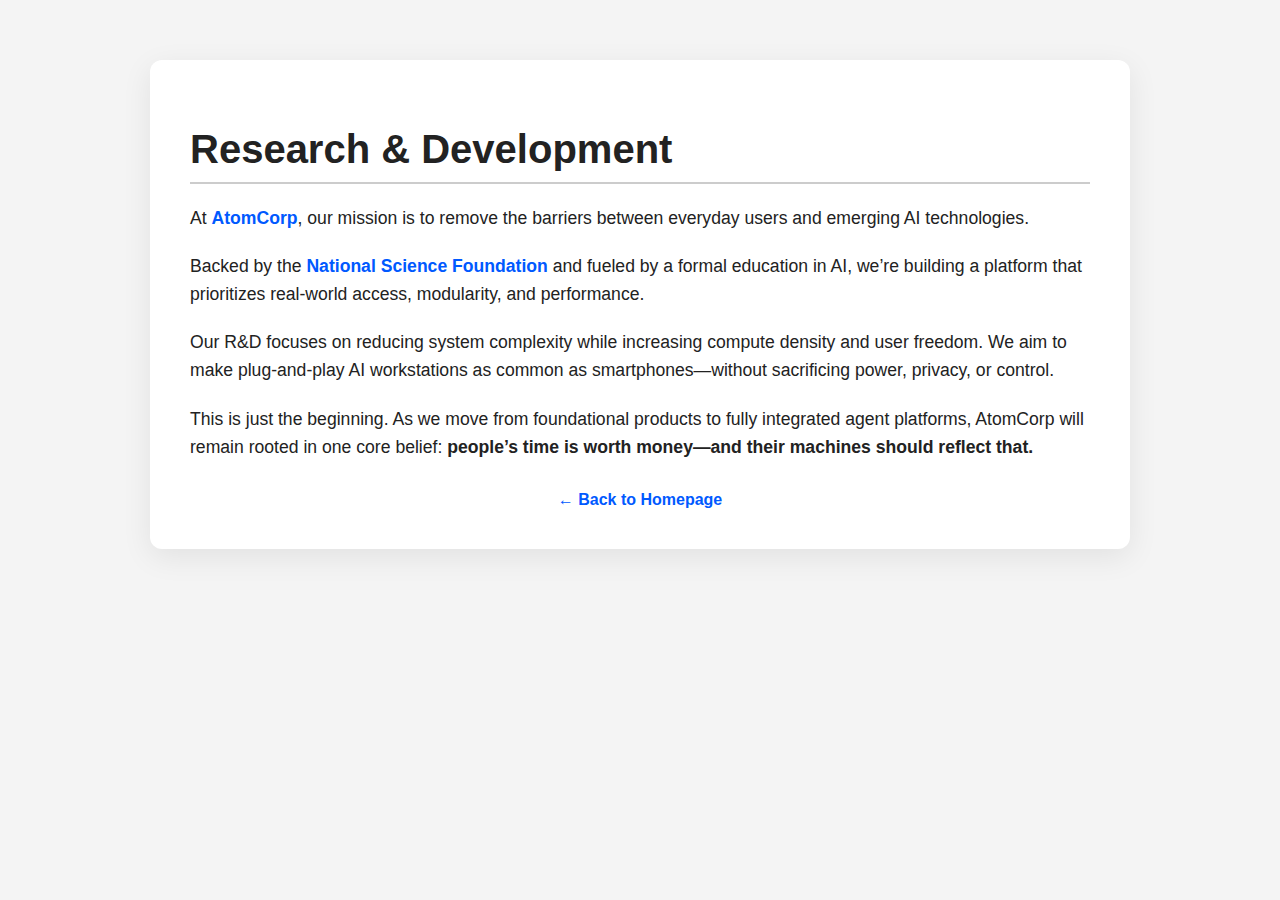
<file: research-and-development/index.html>
<!DOCTYPE html>
<html lang="en">
<head>
  <meta charset="UTF-8" />
  <meta name="viewport" content="width=device-width, initial-scale=1.0"/>
  <meta name="description" content="AtomCorp Research & Development: advancing modular AI hardware for everyday users."/>
  <title>Research & Development | AtomCorp</title>
  <style>
    body {
      margin: 0;
      padding: 0;
      font-family: 'Segoe UI', Tahoma, sans-serif;
      background-color: #f4f4f4;
      color: #222;
    }
    .container {
      max-width: 900px;
      margin: 60px auto;
      padding: 40px;
      background-color: #fff;
      border-radius: 12px;
      box-shadow: 0 8px 30px rgba(0,0,0,0.08);
    }
    h1 {
      font-size: 2.5rem;
      margin-bottom: 20px;
      border-bottom: 2px solid #ccc;
      padding-bottom: 10px;
    }
    p {
      font-size: 1.1rem;
      line-height: 1.6;
      margin-bottom: 20px;
    }
    .highlight {
      color: #0059ff;
      font-weight: 600;
    }
    .nav {
      text-align: center;
      margin-top: 30px;
    }
    .nav a {
      color: #0059ff;
      text-decoration: none;
      font-weight: bold;
    }
    @media (max-width: 600px) {
      .container {
        margin: 20px;
        padding: 20px;
      }
      h1 {
        font-size: 2rem;
      }
    }
  </style>
</head>
<body>
  <div class="container">
    <h1>Research & Development</h1>
    <p>
      At <span class="highlight">AtomCorp</span>, our mission is to remove the barriers between everyday users and emerging AI technologies.
    </p>
    <p>
      Backed by the <span class="highlight">National Science Foundation</span> and fueled by a formal education in AI, we’re building a platform that prioritizes real-world access, modularity, and performance.
    </p>
    <p>
      Our R&D focuses on reducing system complexity while increasing compute density and user freedom. We aim to make plug-and-play AI workstations as common as smartphones—without sacrificing power, privacy, or control.
    </p>
    <p>
      This is just the beginning. As we move from foundational products to fully integrated agent platforms, AtomCorp will remain rooted in one core belief: <strong>people’s time is worth money—and their machines should reflect that.</strong>
    </p>
    <div class="nav">
      <a href="/">← Back to Homepage</a>
    </div>
  </div>
</body>
</html>
</file>
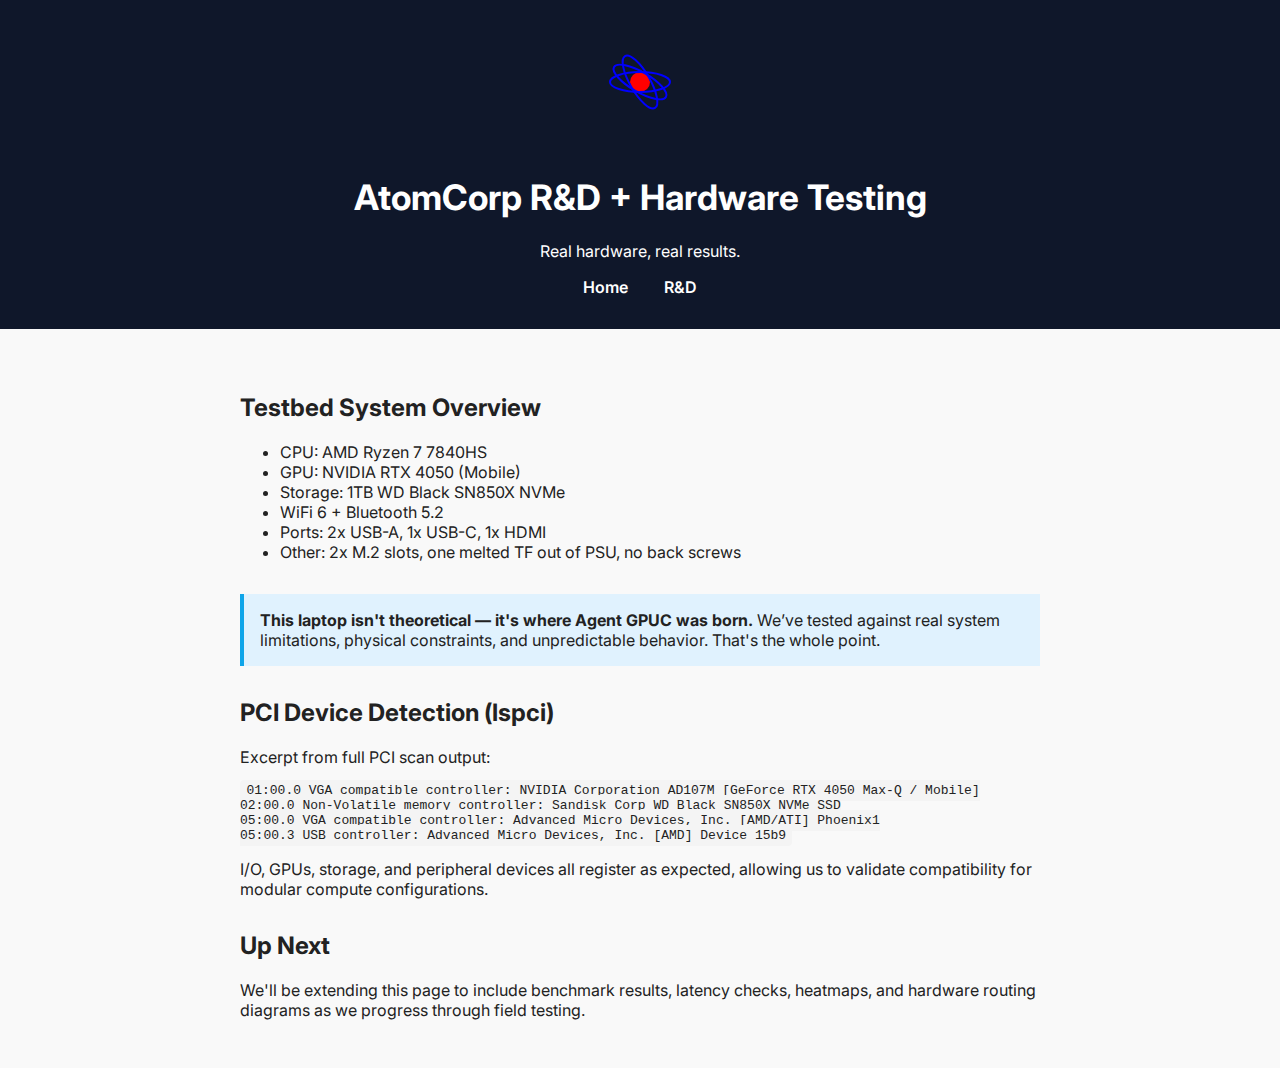
<file: Research & Development.html>
<!DOCTYPE html>
<html lang="en">
<head>
  <meta charset="UTF-8">
  <meta name="viewport" content="width=device-width, initial-scale=1.0">
  <title>AtomCorp | R&D + Testing</title>
  <link href="https://fonts.googleapis.com/css2?family=Inter:wght@400;600;800&display=swap" rel="stylesheet">
  <style>
    body {
      font-family: 'Inter', sans-serif;
      margin: 0;
      padding: 0;
      background: #f9f9f9;
      color: #222;
    }
    header {
      background: #0f172a;
      color: white;
      padding: 2rem;
      text-align: center;
    }
    nav a {
      color: white;
      margin: 0 1rem;
      text-decoration: none;
      font-weight: 600;
    }
    main {
      max-width: 800px;
      margin: auto;
      padding: 2rem;
    }
    h1 {
      font-size: 2.2rem;
    }
    h2 {
      font-size: 1.5rem;
      margin-top: 2rem;
    }
    .highlight {
      background: #e0f2fe;
      padding: 1rem;
      border-left: 4px solid #0ea5e9;
      margin: 2rem 0;
    }
    code {
      background: #f4f4f4;
      padding: 0.2rem 0.4rem;
      border-radius: 4px;
      font-family: monospace;
    }
  </style>
</head>
<body>
  <header>
    <svg width="100" height="100" viewBox="0 0 100 100" style="margin-bottom: 1rem; cursor: pointer;" onclick="toggleAtomColor(this)">
      <circle cx="50" cy="50" r="10" fill="red" id="core"></circle>
      <ellipse cx="50" cy="50" rx="30" ry="10" fill="none" stroke="blue" stroke-width="2" transform="rotate(30 50 50)"></ellipse>
      <ellipse cx="50" cy="50" rx="30" ry="10" fill="none" stroke="blue" stroke-width="2" transform="rotate(60 50 50)"></ellipse>
      <ellipse cx="50" cy="50" rx="30" ry="10" fill="none" stroke="blue" stroke-width="2"></ellipse>
    </svg>
    <script>
      function toggleAtomColor(el) {
        const core = el.querySelector('#core');
        core.setAttribute('fill', core.getAttribute('fill') === 'red' ? 'blue' : 'red');
      }
    </script>
    <h1>AtomCorp R&D + Hardware Testing</h1>
    <p>Real hardware, real results.</p>
    <nav>
      <a href="index.html">Home</a>
      <a href="Research_&_Development.html">R&D</a>
    </nav>
  </header>
  <main>
    <h2>Testbed System Overview</h2>
    <ul>
      <li>CPU: AMD Ryzen 7 7840HS</li>
      <li>GPU: NVIDIA RTX 4050 (Mobile)</li>
      <li>Storage: 1TB WD Black SN850X NVMe</li>
      <li>WiFi 6 + Bluetooth 5.2</li>
      <li>Ports: 2x USB-A, 1x USB-C, 1x HDMI</li>
      <li>Other: 2x M.2 slots, one melted TF out of PSU, no back screws</li>
    </ul>

    <div class="highlight">
      <strong>This laptop isn't theoretical — it's where Agent GPUC was born.</strong> We’ve tested against real system limitations, physical constraints, and unpredictable behavior. That's the whole point.
    </div>

    <h2>PCI Device Detection (lspci)</h2>
    <p>Excerpt from full PCI scan output:</p>
    <pre><code>01:00.0 VGA compatible controller: NVIDIA Corporation AD107M [GeForce RTX 4050 Max-Q / Mobile]
02:00.0 Non-Volatile memory controller: Sandisk Corp WD Black SN850X NVMe SSD
05:00.0 VGA compatible controller: Advanced Micro Devices, Inc. [AMD/ATI] Phoenix1
05:00.3 USB controller: Advanced Micro Devices, Inc. [AMD] Device 15b9</code></pre>

    <p>
      I/O, GPUs, storage, and peripheral devices all register as expected, allowing us to validate compatibility for modular compute configurations.
    </p>

    <h2>Up Next</h2>
    <p>
      We'll be extending this page to include benchmark results, latency checks, heatmaps, and hardware routing diagrams as we progress through field testing.
    </p>
  </main>
</body>
</html>
</file>
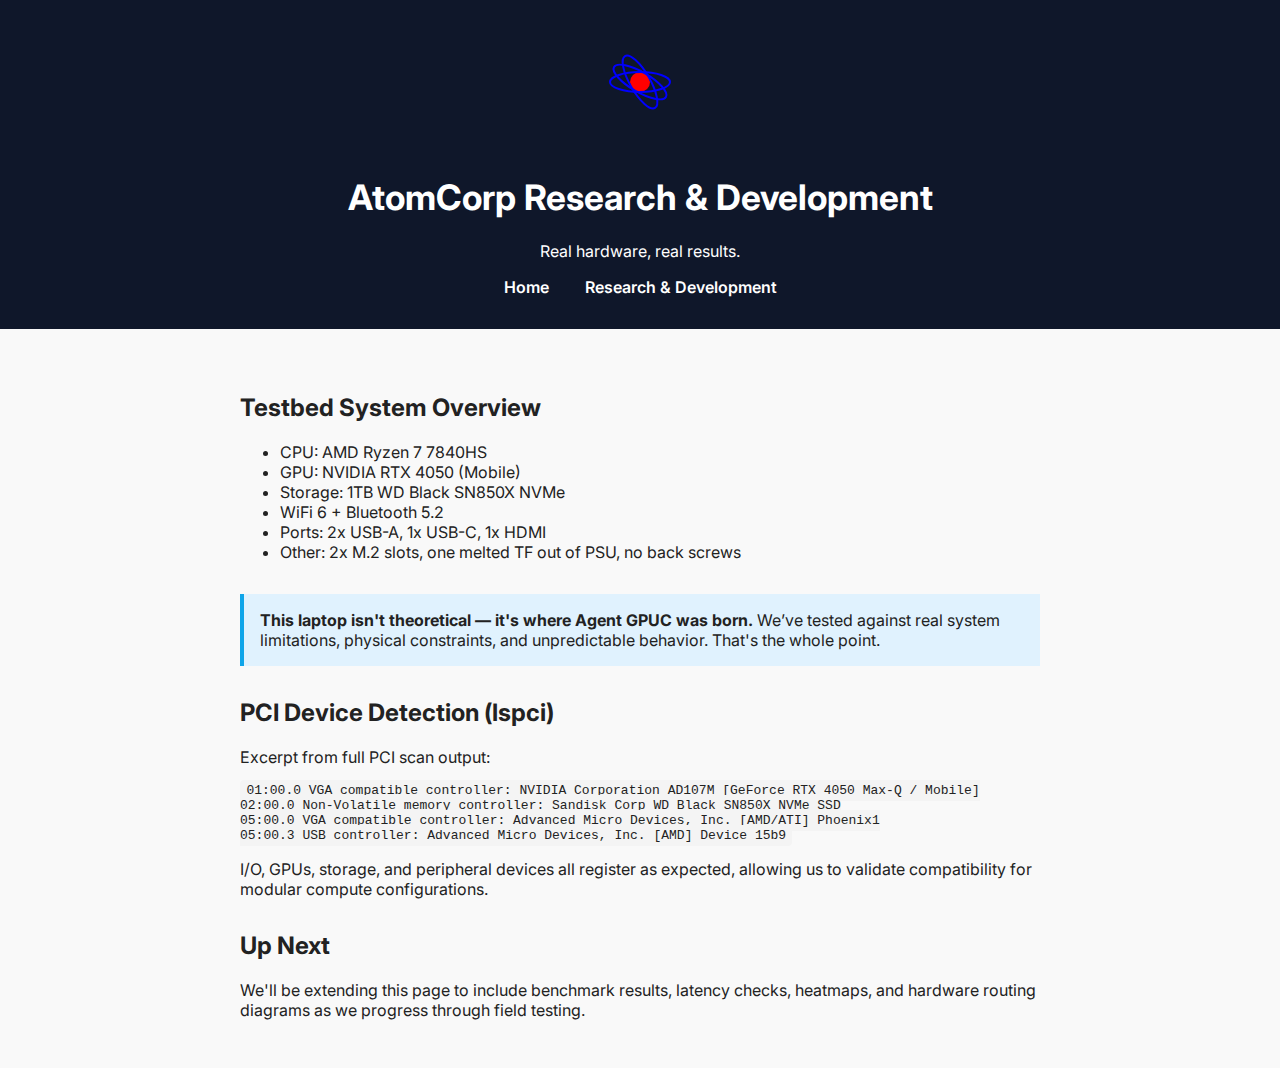
<file: Research-and-Development/Hardware-Testing.html>
<!DOCTYPE html>
<html lang="en">
<head>
  <meta charset="UTF-8">
  <meta name="viewport" content="width=device-width, initial-scale=1.0">
  <title>AtomCorp | Research & Development</title>
  <link href="https://fonts.googleapis.com/css2?family=Inter:wght@400;600;800&display=swap" rel="stylesheet">
  <style>
    body {
      font-family: 'Inter', sans-serif;
      margin: 0;
      padding: 0;
      background: #f9f9f9;
      color: #222;
    }
    header {
      background: #0f172a;
      color: white;
      padding: 2rem;
      text-align: center;
    }
    nav a {
      color: white;
      margin: 0 1rem;
      text-decoration: none;
      font-weight: 600;
    }
    main {
      max-width: 800px;
      margin: auto;
      padding: 2rem;
    }
    h1 {
      font-size: 2.2rem;
    }
    h2 {
      font-size: 1.5rem;
      margin-top: 2rem;
    }
    .highlight {
      background: #e0f2fe;
      padding: 1rem;
      border-left: 4px solid #0ea5e9;
      margin: 2rem 0;
    }
    code {
      background: #f4f4f4;
      padding: 0.2rem 0.4rem;
      border-radius: 4px;
      font-family: monospace;
    }
  </style>
</head>
<body>
  <header>
    <svg width="100" height="100" viewBox="0 0 100 100" style="margin-bottom: 1rem; cursor: pointer;" onclick="toggleAtomColor(this)">
      <circle cx="50" cy="50" r="10" fill="red" id="core"></circle>
      <ellipse cx="50" cy="50" rx="30" ry="10" fill="none" stroke="blue" stroke-width="2" transform="rotate(30 50 50)"></ellipse>
      <ellipse cx="50" cy="50" rx="30" ry="10" fill="none" stroke="blue" stroke-width="2" transform="rotate(60 50 50)"></ellipse>
      <ellipse cx="50" cy="50" rx="30" ry="10" fill="none" stroke="blue" stroke-width="2"></ellipse>
    </svg>
    <script>
      function toggleAtomColor(el) {
        const core = el.querySelector('#core');
        core.setAttribute('fill', core.getAttribute('fill') === 'red' ? 'blue' : 'red');
      }
    </script>
    <h1>AtomCorp Research & Development</h1>
    <p>Real hardware, real results.</p>
    <nav>
      <a href="/">Home</a>
      <a href="/research-and-development/">Research & Development</a>
    </nav>
  </header>
  <main>
    <h2>Testbed System Overview</h2>
    <ul>
      <li>CPU: AMD Ryzen 7 7840HS</li>
      <li>GPU: NVIDIA RTX 4050 (Mobile)</li>
      <li>Storage: 1TB WD Black SN850X NVMe</li>
      <li>WiFi 6 + Bluetooth 5.2</li>
      <li>Ports: 2x USB-A, 1x USB-C, 1x HDMI</li>
      <li>Other: 2x M.2 slots, one melted TF out of PSU, no back screws</li>
    </ul>

    <div class="highlight">
      <strong>This laptop isn't theoretical — it's where Agent GPUC was born.</strong> We’ve tested against real system limitations, physical constraints, and unpredictable behavior. That's the whole point.
    </div>

    <h2>PCI Device Detection (lspci)</h2>
    <p>Excerpt from full PCI scan output:</p>
    <pre><code>01:00.0 VGA compatible controller: NVIDIA Corporation AD107M [GeForce RTX 4050 Max-Q / Mobile]
02:00.0 Non-Volatile memory controller: Sandisk Corp WD Black SN850X NVMe SSD
05:00.0 VGA compatible controller: Advanced Micro Devices, Inc. [AMD/ATI] Phoenix1
05:00.3 USB controller: Advanced Micro Devices, Inc. [AMD] Device 15b9</code></pre>

    <p>
      I/O, GPUs, storage, and peripheral devices all register as expected, allowing us to validate compatibility for modular compute configurations.
    </p>

    <h2>Up Next</h2>
    <p>
      We'll be extending this page to include benchmark results, latency checks, heatmaps, and hardware routing diagrams as we progress through field testing.
    </p>
  </main>
</body>
</html>
</file>
